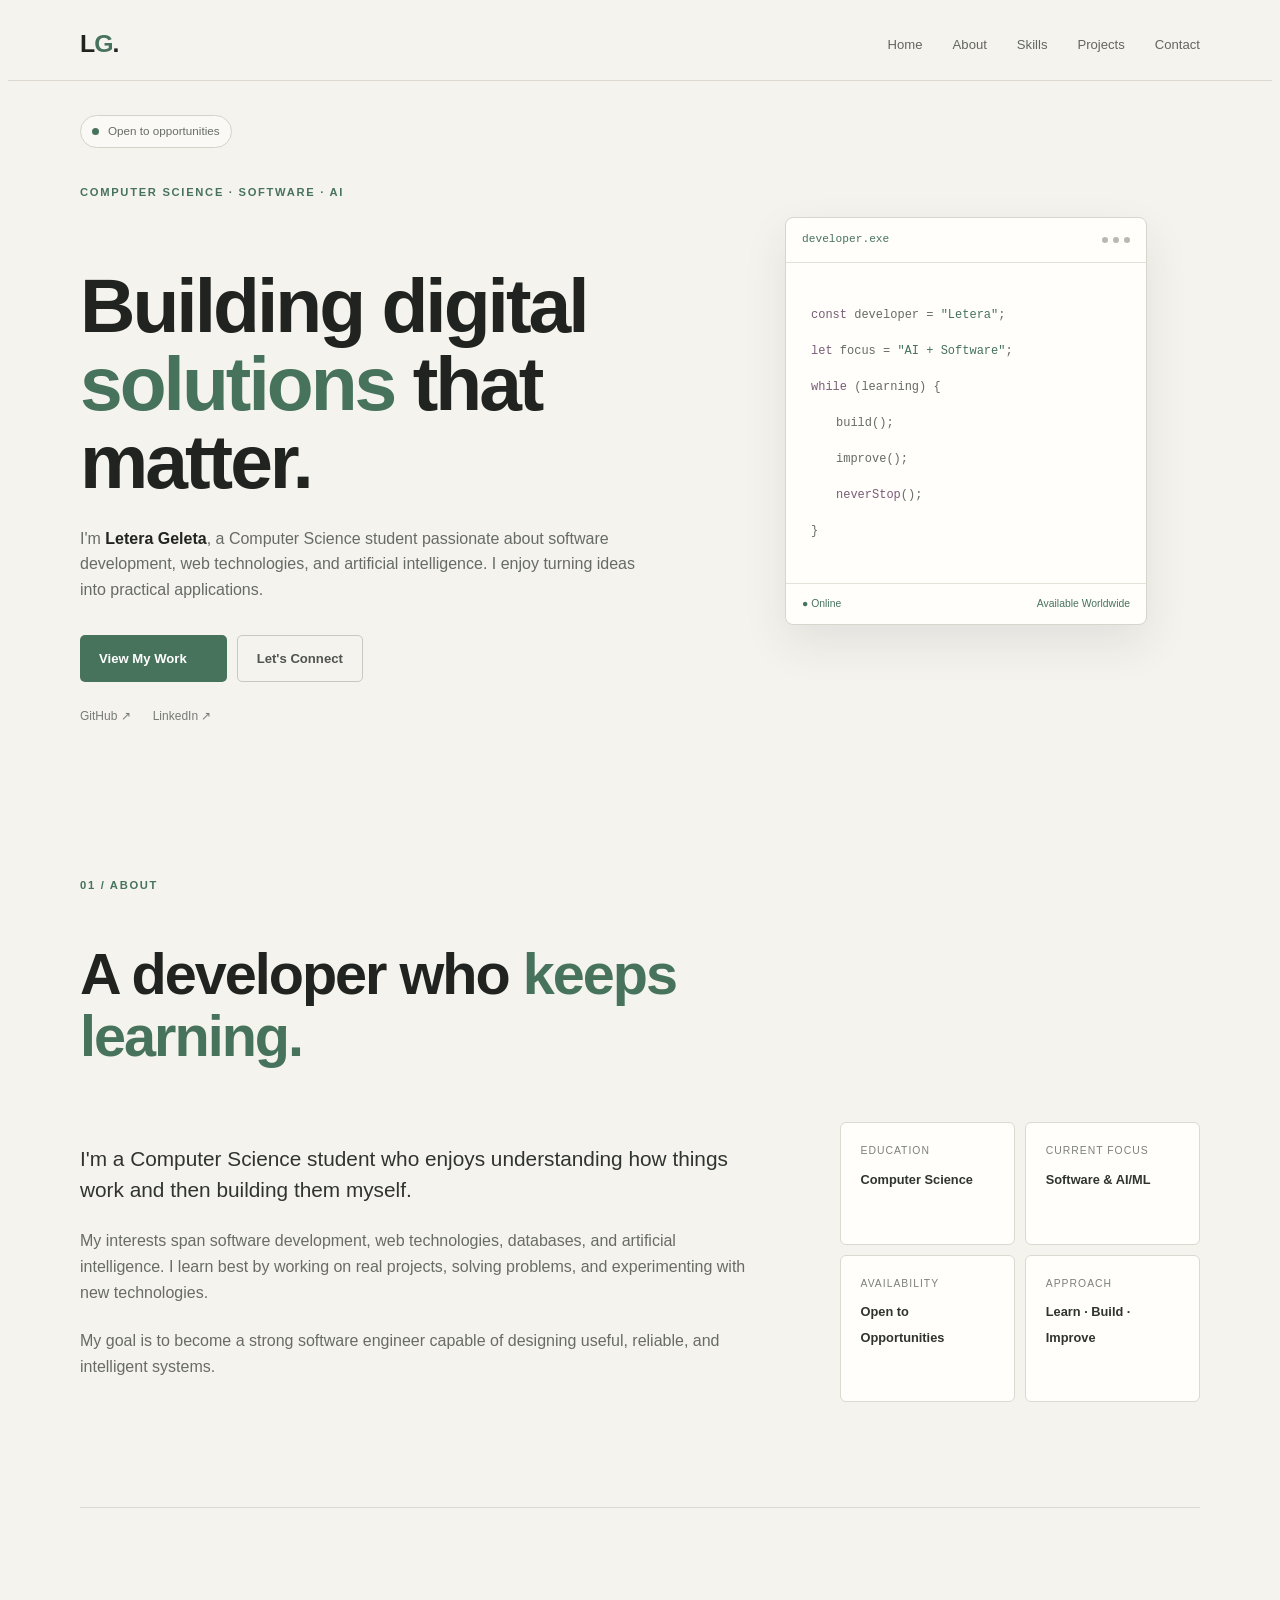
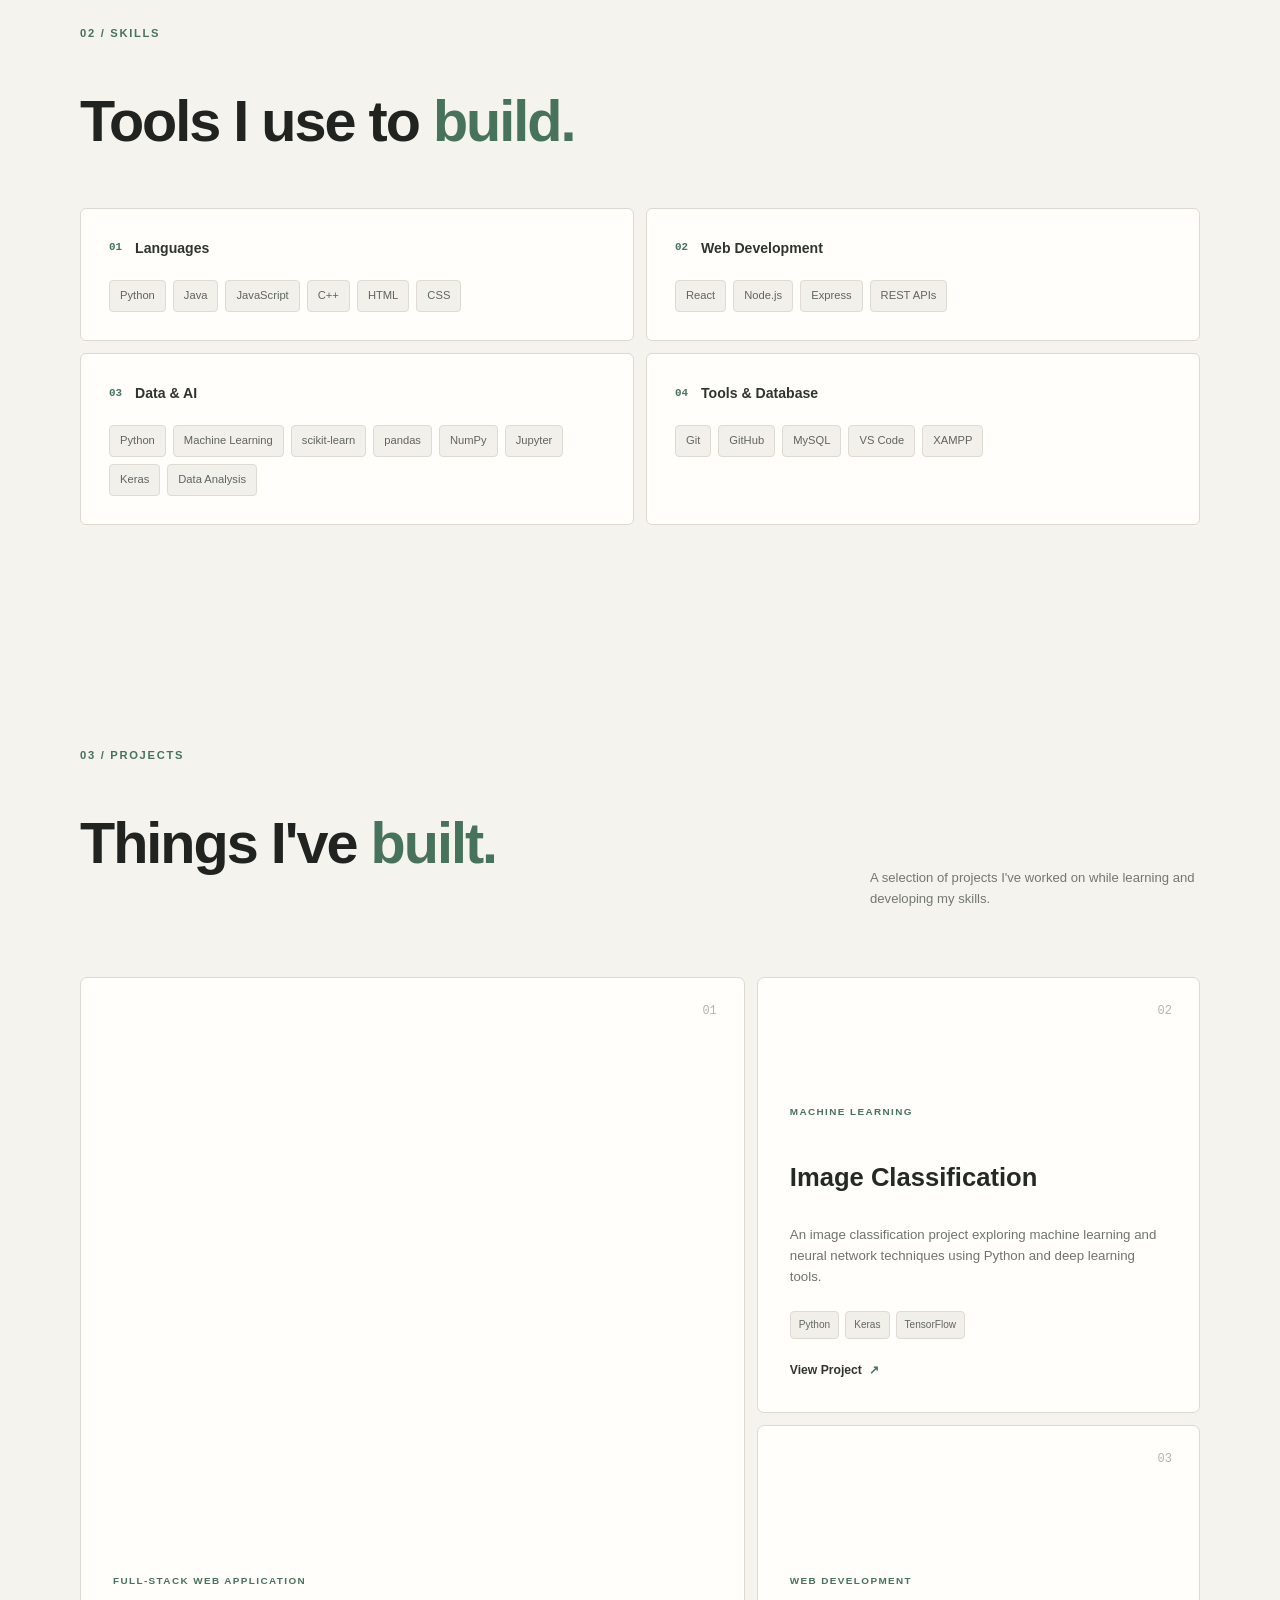
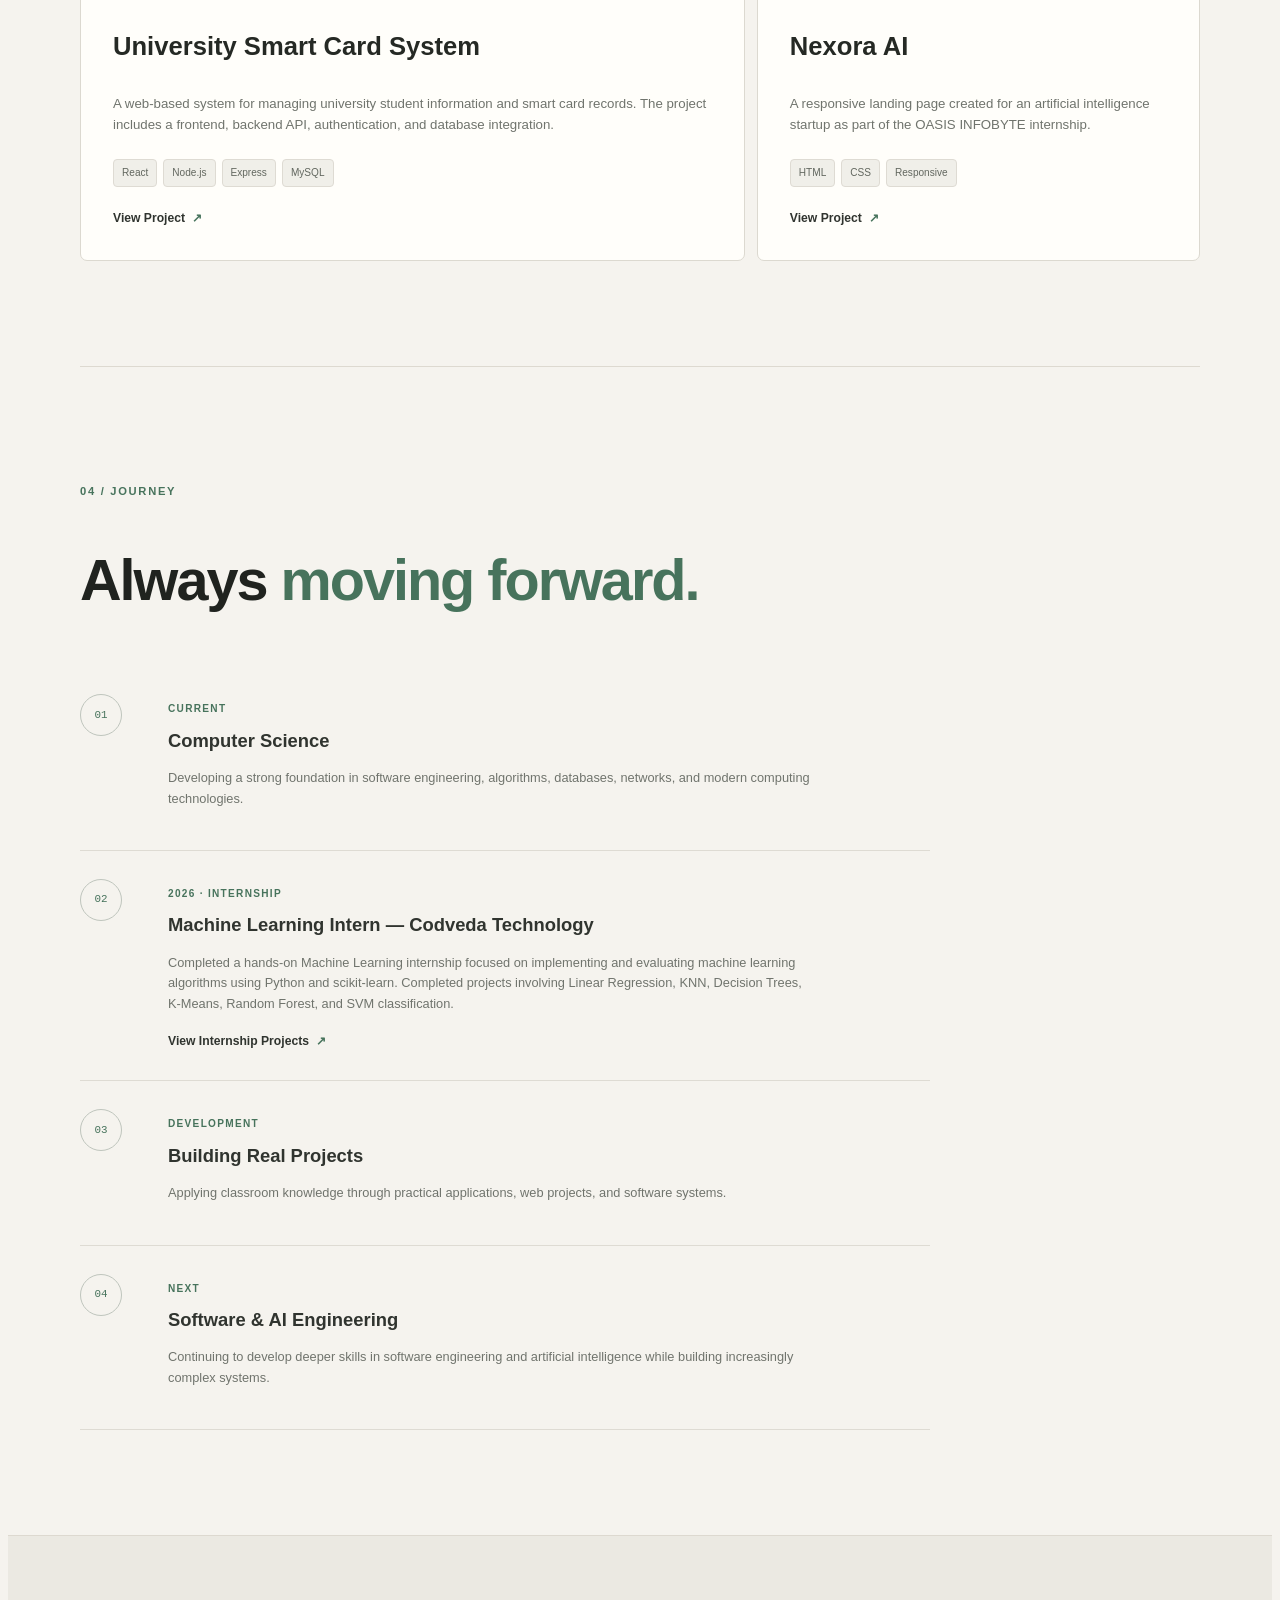
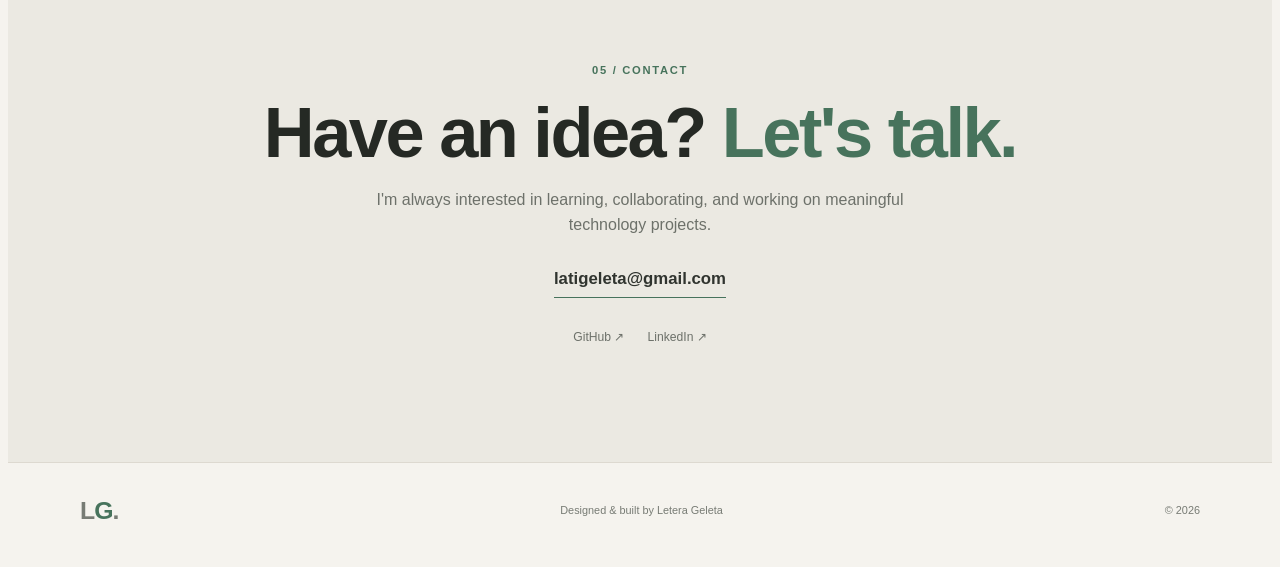
<file: WebDev-L1-PersonalPortfolio/index.html>
<!DOCTYPE html>
<html lang="en">
<head>
    <meta charset="UTF-8">
    <meta name="viewport" content="width=device-width, initial-scale=1.0">

    <meta name="description"
          content="Letera Geleta — Computer Science student, software developer, and aspiring AI/ML engineer.">

    <title>Letera Geleta | Software Developer</title>

    <link rel="stylesheet" href="style.css">
</head>

<body>

    <!-- Background decoration -->
    <div class="background-glow glow-one"></div>
    <div class="background-glow glow-two"></div>


    <!-- ================= NAVBAR ================= -->

    <header class="header">

        <nav class="navbar">

            <a href="#home" class="logo">
                L<span>G</span>.
            </a>

            <div class="nav-links">
                <a href="#home">Home</a>
                <a href="#about">About</a>
                <a href="#skills">Skills</a>
                <a href="#projects">Projects</a>
                <a href="#contact">Contact</a>
            </div>

        </nav>

    </header>


    <main>

        <!-- ================= HERO ================= -->

        <section id="home" class="hero">

            <div class="hero-content">

                <div class="availability">
                    <span class="status-dot"></span>
                    Open to opportunities
                </div>

                <p class="eyebrow">
                    COMPUTER SCIENCE · SOFTWARE · AI
                </p>

                <h1>
                    Building digital
                    <span>solutions</span>
                    that matter.
                </h1>

                <p class="hero-description">
                    I'm <strong>Letera Geleta</strong>, a Computer Science
                    student passionate about software development,
                    web technologies, and artificial intelligence.
                    I enjoy turning ideas into practical applications.
                </p>

                <div class="hero-actions">

                    <a href="#projects" class="btn primary-btn">
                        View My Work
                        <span>↗</span>
                    </a>

                    <a href="#contact" class="btn outline-btn">
                        Let's Connect
                    </a>

                </div>

                <div class="quick-links">

                    <a href="https://github.com/letygdida"
                       target="_blank"
                       rel="noopener noreferrer">
                        GitHub ↗
                    </a>

                    <a href="https://www.linkedin.com/in/latera-geleta"
                       target="_blank"
                       rel="noopener noreferrer">
                        LinkedIn ↗
                    </a>

                </div>

            </div>


            <!-- Hero visual -->

            <div class="hero-visual">

                <div class="orbit orbit-one"></div>
                <div class="orbit orbit-two"></div>

                <div class="developer-card">

                    <div class="card-top">
                        <span>developer.exe</span>

                        <div class="window-dots">
                            <i></i>
                            <i></i>
                            <i></i>
                        </div>
                    </div>

                    <div class="code-content">

                        <p>
                            <span class="code-purple">const</span>
                            developer =
                            <span class="code-green">"Letera"</span>;
                        </p>

                        <p>
                            <span class="code-purple">let</span>
                            focus =
                            <span class="code-green">"AI + Software"</span>;
                        </p>

                        <p>
                            <span class="code-purple">while</span>
                            (learning) {
                        </p>

                        <p class="indent">
                            build();
                        </p>

                        <p class="indent">
                            improve();
                        </p>

                        <p class="indent">
                            <span class="code-purple">neverStop</span>();
                        </p>

                        <p>
                            }
                        </p>

                    </div>

                    <div class="card-footer">
                        <span>● Online</span>
                        <span>Available Worldwide</span>
                    </div>

                </div>

            </div>

        </section>


        <!-- ================= ABOUT ================= -->

        <section id="about" class="section">

            <div class="section-heading">

                <p class="section-label">
                    01 / ABOUT
                </p>

                <h2>
                    A developer who
                    <span>keeps learning.</span>
                </h2>

            </div>


            <div class="about-grid">

                <div class="about-main">

                    <p class="large-text">
                        I'm a Computer Science student who enjoys
                        understanding how things work and then building
                        them myself.
                    </p>

                    <p>
                        My interests span software development, web
                        technologies, databases, and artificial
                        intelligence. I learn best by working on real
                        projects, solving problems, and experimenting
                        with new technologies.
                    </p>

                    <p>
                        My goal is to become a strong software engineer
                        capable of designing useful, reliable, and
                        intelligent systems.
                    </p>

                </div>


                <div class="about-details">

                    <div class="detail">
                        <span>Education</span>
                        <strong>Computer Science</strong>
                    </div>

                    <div class="detail">
                        <span>Current Focus</span>
                        <strong>Software & AI/ML</strong>
                    </div>

                    <div class="detail">
                        <span>Availability</span>
                        <strong>Open to Opportunities</strong>
                    </div>

                    <div class="detail">
                        <span>Approach</span>
                        <strong>Learn · Build · Improve</strong>
                    </div>

                </div>

            </div>

        </section>


        <!-- ================= SKILLS ================= -->

        <section id="skills" class="section skills-section">

            <div class="section-heading">

                <p class="section-label">
                    02 / SKILLS
                </p>

                <h2>
                    Tools I use to
                    <span>build.</span>
                </h2>

            </div>


            <div class="skills-container">

                <div class="skill-group">

                    <div class="skill-group-title">
                        <span>01</span>
                        Languages
                    </div>

                    <div class="skill-list">
                        <span>Python</span>
                        <span>Java</span>
                        <span>JavaScript</span>
                        <span>C++</span>
                        <span>HTML</span>
                        <span>CSS</span>
                    </div>

                </div>


                <div class="skill-group">

                    <div class="skill-group-title">
                        <span>02</span>
                        Web Development
                    </div>

                    <div class="skill-list">
                        <span>React</span>
                        <span>Node.js</span>
                        <span>Express</span>
                        <span>REST APIs</span>
                    </div>

                </div>


                <div class="skill-group">

                    <div class="skill-group-title">
                        <span>03</span>
                        Data & AI
                    </div>

                    <div class="skill-list">
                        <span>Python</span>
                        <span>Machine Learning</span>
                        <span>scikit-learn</span>
                        <span>pandas</span>
                        <span>NumPy</span>
                        <span>Jupyter</span>
                        <span>Keras</span>
                        <span>Data Analysis</span>
                    </div>

                </div>


                <div class="skill-group">

                    <div class="skill-group-title">
                        <span>04</span>
                        Tools & Database
                    </div>

                    <div class="skill-list">
                        <span>Git</span>
                        <span>GitHub</span>
                        <span>MySQL</span>
                        <span>VS Code</span>
                        <span>XAMPP</span>
                    </div>

                </div>

            </div>

        </section>


        <!-- ================= PROJECTS ================= -->

        <section id="projects" class="section">

            <div class="section-heading projects-heading">

                <div>
                    <p class="section-label">
                        03 / PROJECTS
                    </p>

                    <h2>
                        Things I've
                        <span>built.</span>
                    </h2>
                </div>

                <p>
                    A selection of projects I've worked on while
                    learning and developing my skills.
                </p>

            </div>


            <div class="projects-grid">


                <!-- Project 1 -->

                <article class="project-card featured">

                    <div class="project-number">
                        01
                    </div>

                    <div class="project-content">

                        <p class="project-category">
                            FULL-STACK WEB APPLICATION
                        </p>

                        <h3>
                            University Smart Card System
                        </h3>

                        <p>
                            A web-based system for managing university
                            student information and smart card records.
                            The project includes a frontend, backend API,
                            authentication, and database integration.
                        </p>

                        <div class="project-tech">
                            <span>React</span>
                            <span>Node.js</span>
                            <span>Express</span>
                            <span>MySQL</span>
                        </div>

                        <a href="https://github.com/letygdida/AMBO-UNIVERSITY_SMART_CARD_SYSTEM"
                           class="project-link"
                           target="_blank"
                           rel="noopener noreferrer">
                            View Project <span>↗</span>
                        </a>

                    </div>

                </article>


                <!-- Project 2 -->

                <article class="project-card">

                    <div class="project-number">
                        02
                    </div>

                    <div class="project-content">

                        <p class="project-category">
                            MACHINE LEARNING
                        </p>

                        <h3>
                            Image Classification
                        </h3>

                        <p>
                            An image classification project exploring
                            machine learning and neural network techniques
                            using Python and deep learning tools.
                        </p>

                        <div class="project-tech">
                            <span>Python</span>
                            <span>Keras</span>
                            <span>TensorFlow</span>
                        </div>

                        <a href="#"
                           class="project-link">
                            View Project <span>↗</span>
                        </a>

                    </div>

                </article>


                <!-- Project 3 -->

                <article class="project-card">

                    <div class="project-number">
                        03
                    </div>

                    <div class="project-content">

                        <p class="project-category">
                            WEB DEVELOPMENT
                        </p>

                        <h3>
                            Nexora AI
                        </h3>

                        <p>
                            A responsive landing page created for an
                            artificial intelligence startup as part of
                            the OASIS INFOBYTE internship.
                        </p>

                        <div class="project-tech">
                            <span>HTML</span>
                            <span>CSS</span>
                            <span>Responsive</span>
                        </div>

                        <a href="#"
                           class="project-link">
                            View Project <span>↗</span>
                        </a>

                    </div>

                </article>

            </div>

        </section>


        <!-- ================= JOURNEY ================= -->

        <section class="section journey-section">

            <div class="section-heading">

                <p class="section-label">
                    04 / JOURNEY
                </p>

                <h2>
                    Always
                    <span>moving forward.</span>
                </h2>

            </div>


            <div class="timeline">


                <!-- Timeline 01 -->

                <div class="timeline-item">

                    <div class="timeline-marker">
                        01
                    </div>

                    <div>
                        <span class="timeline-date">
                            CURRENT
                        </span>

                        <h3>
                            Computer Science
                        </h3>

                        <p>
                            Developing a strong foundation in software
                            engineering, algorithms, databases, networks,
                            and modern computing technologies.
                        </p>
                    </div>

                </div>


                <!-- Timeline 02 - Codveda Internship -->

                <div class="timeline-item">

                    <div class="timeline-marker">
                        02
                    </div>

                    <div>
                        <span class="timeline-date">
                            2026 · INTERNSHIP
                        </span>

                        <h3>
                            Machine Learning Intern — Codveda Technology
                        </h3>

                        <p>
                            Completed a hands-on Machine Learning internship
                            focused on implementing and evaluating machine
                            learning algorithms using Python and scikit-learn.
                            Completed projects involving Linear Regression,
                            KNN, Decision Trees, K-Means, Random Forest,
                            and SVM classification.
                        </p>

                        <a href="https://github.com/letygdida/CODVEDA-MACHINE-LEARNING-INTERNSHIP"
                           class="project-link"
                           target="_blank"
                           rel="noopener noreferrer">
                            View Internship Projects <span>↗</span>
                        </a>

                    </div>

                </div>


                <!-- Timeline 03 -->

                <div class="timeline-item">

                    <div class="timeline-marker">
                        03
                    </div>

                    <div>
                        <span class="timeline-date">
                            DEVELOPMENT
                        </span>

                        <h3>
                            Building Real Projects
                        </h3>

                        <p>
                            Applying classroom knowledge through practical
                            applications, web projects, and software systems.
                        </p>
                    </div>

                </div>


                <!-- Timeline 04 -->

                <div class="timeline-item">

                    <div class="timeline-marker">
                        04
                    </div>

                    <div>
                        <span class="timeline-date">
                            NEXT
                        </span>

                        <h3>
                            Software & AI Engineering
                        </h3>

                        <p>
                            Continuing to develop deeper skills in software
                            engineering and artificial intelligence while
                            building increasingly complex systems.
                        </p>
                    </div>

                </div>

            </div>

        </section>


        <!-- ================= CONTACT ================= -->

        <section id="contact" class="contact-section">

            <div class="contact-inner">

                <p class="section-label">
                    05 / CONTACT
                </p>

                <h2>
                    Have an idea?
                    <span>Let's talk.</span>
                </h2>

                <p>
                    I'm always interested in learning, collaborating,
                    and working on meaningful technology projects.
                </p>

                <a href="mailto:latigeleta@gmail.com"
                   class="email-link">
                    latigeleta@gmail.com
                </a>

                <div class="contact-socials">

                    <a href="https://github.com/letygdida"
                       target="_blank"
                       rel="noopener noreferrer">
                        GitHub ↗
                    </a>

                    <a href="https://www.linkedin.com/in/latera-geleta"
                       target="_blank"
                       rel="noopener noreferrer">
                        LinkedIn ↗
                    </a>

                </div>

            </div>

        </section>

    </main>


    <!-- ================= FOOTER ================= -->

    <footer class="footer">

        <div class="footer-inner">

            <a href="#home" class="logo">
                L<span>G</span>.
            </a>

            <p>
                Designed & built by Letera Geleta
            </p>

            <p>
                © 2026
            </p>

        </div>

    </footer>

</body>
</html>
</file>
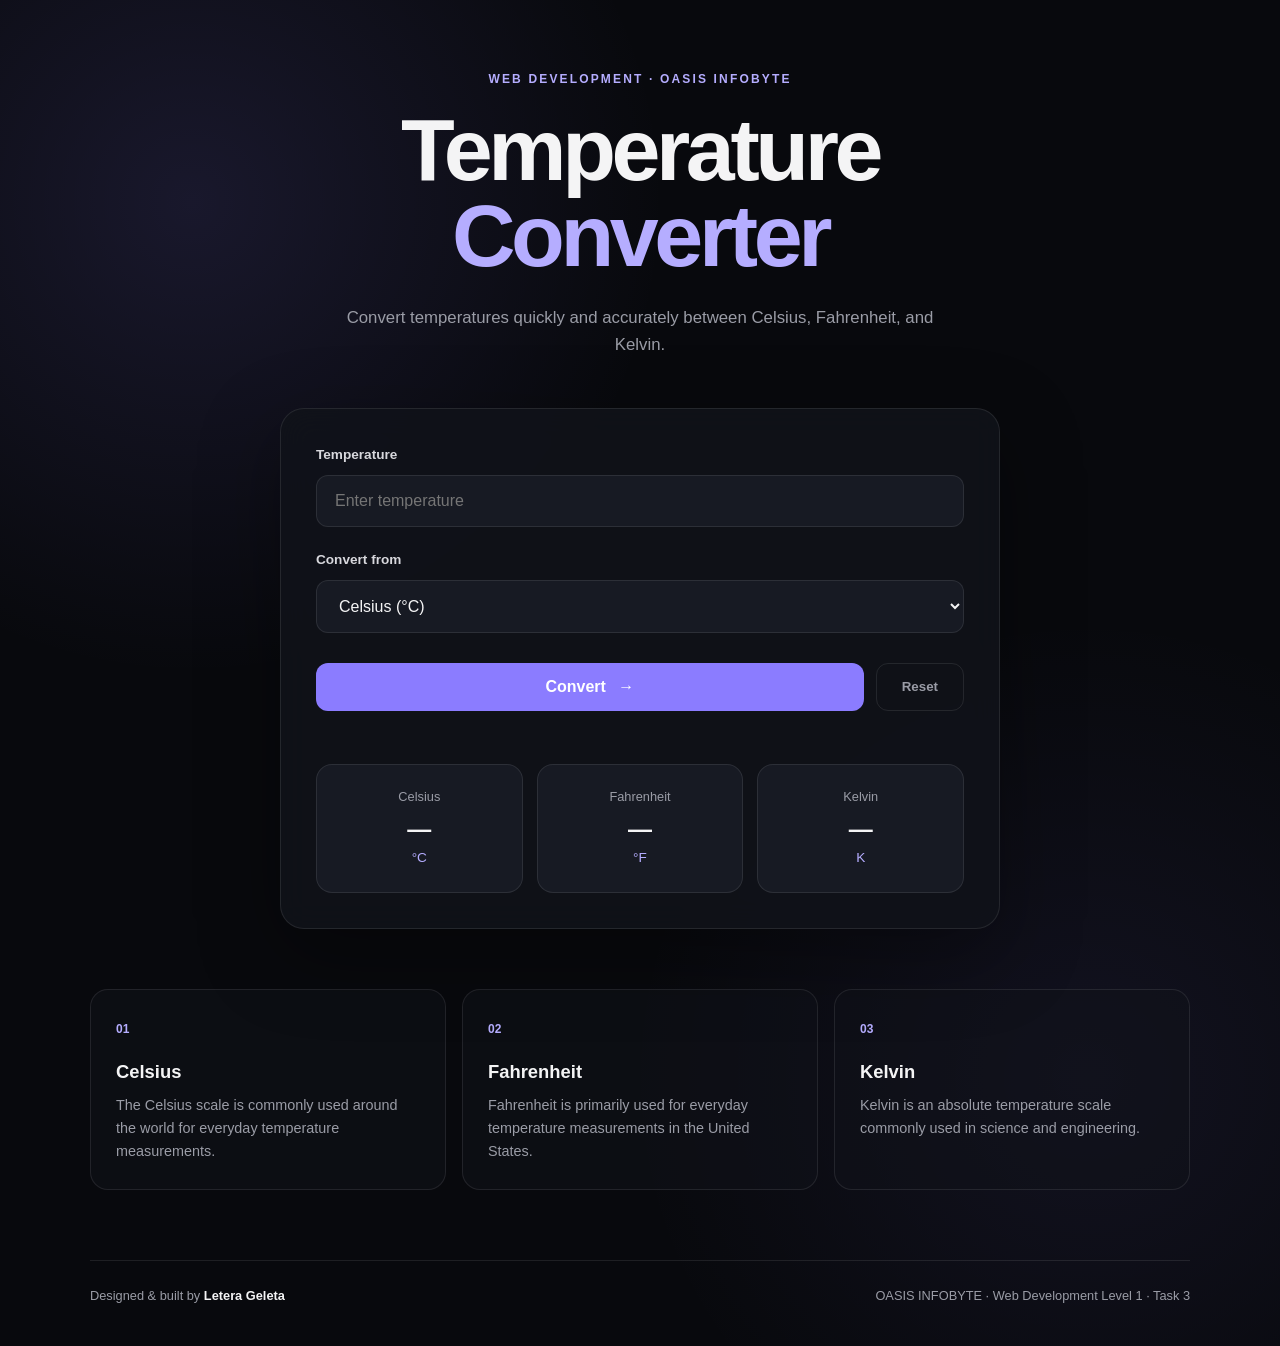
<file: WebDev-L1-TemperatureConverter/index.html>
<!DOCTYPE html>
<html lang="en">
<head>
    <meta charset="UTF-8">
    <meta name="viewport" content="width=device-width, initial-scale=1.0">

    <meta name="description"
          content="A responsive temperature converter supporting Celsius, Fahrenheit, and Kelvin.">

    <title>Temperature Converter | Letera Geleta</title>

    <link rel="stylesheet" href="style.css">
</head>

<body>

    <main class="container">

        <!-- Header -->
        <header class="header">
            <p class="eyebrow">WEB DEVELOPMENT · OASIS INFOBYTE</p>

            <h1>
                Temperature
                <span>Converter</span>
            </h1>

            <p class="subtitle">
                Convert temperatures quickly and accurately between
                Celsius, Fahrenheit, and Kelvin.
            </p>
        </header>


        <!-- Converter Card -->
        <section class="converter-card">

            <div class="input-group">

                <label for="temperature">
                    Temperature
                </label>

                <input
                    type="number"
                    id="temperature"
                    placeholder="Enter temperature"
                    step="any"
                    autocomplete="off"
                >

            </div>


            <div class="input-group">

                <label for="unit">
                    Convert from
                </label>

                <select id="unit">

                    <option value="celsius">
                        Celsius (°C)
                    </option>

                    <option value="fahrenheit">
                        Fahrenheit (°F)
                    </option>

                    <option value="kelvin">
                        Kelvin (K)
                    </option>

                </select>

            </div>


            <div class="actions">

                <button id="convertBtn" class="convert-btn">
                    Convert
                    <span>→</span>
                </button>

                <button id="resetBtn" class="reset-btn">
                    Reset
                </button>

            </div>


            <!-- Error Message -->
            <div id="errorMessage" class="error-message"></div>


            <!-- Results -->
            <div id="results" class="results">

                <div class="result-card">

                    <span class="result-label">
                        Celsius
                    </span>

                    <strong id="celsiusResult">
                        —
                    </strong>

                    <span class="unit-symbol">
                        °C
                    </span>

                </div>


                <div class="result-card">

                    <span class="result-label">
                        Fahrenheit
                    </span>

                    <strong id="fahrenheitResult">
                        —
                    </strong>

                    <span class="unit-symbol">
                        °F
                    </span>

                </div>


                <div class="result-card">

                    <span class="result-label">
                        Kelvin
                    </span>

                    <strong id="kelvinResult">
                        —
                    </strong>

                    <span class="unit-symbol">
                        K
                    </span>

                </div>

            </div>

        </section>


        <!-- Information -->
        <section class="info-section">

            <div class="info-card">

                <span class="info-number">
                    01
                </span>

                <div>
                    <h2>
                        Celsius
                    </h2>

                    <p>
                        The Celsius scale is commonly used around
                        the world for everyday temperature measurements.
                    </p>
                </div>

            </div>


            <div class="info-card">

                <span class="info-number">
                    02
                </span>

                <div>
                    <h2>
                        Fahrenheit
                    </h2>

                    <p>
                        Fahrenheit is primarily used for everyday
                        temperature measurements in the United States.
                    </p>
                </div>

            </div>


            <div class="info-card">

                <span class="info-number">
                    03
                </span>

                <div>
                    <h2>
                        Kelvin
                    </h2>

                    <p>
                        Kelvin is an absolute temperature scale commonly
                        used in science and engineering.
                    </p>
                </div>

            </div>

        </section>


        <!-- Footer -->
        <footer>

            <p>
                Designed & built by
                <strong>Letera Geleta</strong>
            </p>

            <p>
                OASIS INFOBYTE · Web Development Level 1 · Task 3
            </p>

        </footer>

    </main>


    <script src="script.js"></script>

</body>
</html>
</file>
<file: WebDev-L1-PersonalPortfolio/style.css>
css
/* ========================================
   RESET
======================================== */

* {
    margin: 0;
    padding: 0;
    box-sizing: border-box;
}

html {
    scroll-behavior: smooth;
}

body {
    background: #f5f3ee;
    color: #20231f;
    font-family: Arial, Helvetica, sans-serif;
    line-height: 1.6;
    overflow-x: hidden;
}

a {
    text-decoration: none;
    color: inherit;
}

span {
    color: #47735c;
}


/* ========================================
   REMOVE OLD DECORATIVE GLOW
======================================== */

.background-glow {
    display: none;
}


/* ========================================
   HEADER
======================================== */

.header {
    position: sticky;
    top: 0;
    z-index: 1000;

    background: rgba(245, 243, 238, 0.94);
    backdrop-filter: blur(10px);

    border-bottom: 1px solid #ddd9d0;
}

.navbar {
    width: min(1120px, 90%);
    min-height: 72px;
    margin: auto;

    display: flex;
    align-items: center;
    justify-content: space-between;
}

.logo {
    font-size: 1.55rem;
    font-weight: 900;
    letter-spacing: -1px;
}

.logo span {
    color: #47735c;
}

.nav-links {
    display: flex;
    gap: 30px;
}

.nav-links a {
    color: #62665f;
    font-size: 0.82rem;
    transition: 0.25s ease;
}

.nav-links a:hover {
    color: #47735c;
}


/* ========================================
   HERO
======================================== */

.hero {
    width: min(1120px, 90%);
    min-height: 680px;
    margin: auto;

    display: grid;
    grid-template-columns: 1.1fr 0.9fr;
    align-items: center;
    gap: 80px;
}

.hero-content {
    max-width: 680px;
}

.availability {
    display: inline-flex;
    align-items: center;
    gap: 9px;

    padding: 6px 11px;
    margin-bottom: 25px;

    border: 1px solid #d5d2c9;
    border-radius: 20px;

    color: #686d66;
    font-size: 0.73rem;

    background: #faf9f6;
}

.status-dot {
    display: inline-block;

    width: 7px;
    height: 7px;

    border-radius: 50%;
    background: #47735c;
}

.eyebrow,
.section-label {
    color: #47735c;
    font-size: 0.7rem;
    font-weight: 800;
    letter-spacing: 1.7px;
}

.eyebrow {
    margin-bottom: 18px;
}

.hero h1 {
    max-width: 700px;

    font-size: clamp(3rem, 6vw, 5.4rem);
    line-height: 1.02;
    letter-spacing: -3px;

    margin-bottom: 25px;
}

.hero h1 span {
    color: #47735c;
}

.hero-description {
    max-width: 610px;

    color: #676b65;
    font-size: 1rem;

    margin-bottom: 32px;
}

.hero-description strong {
    color: #20231f;
}

.hero-actions {
    display: flex;
    gap: 10px;
    flex-wrap: wrap;
}

.btn {
    display: inline-flex;
    align-items: center;
    gap: 10px;

    padding: 12px 19px;

    border-radius: 5px;

    font-size: 0.82rem;
    font-weight: 700;

    transition: 0.25s ease;
}

.primary-btn {
    background: #47735c;
    color: white;
}

.primary-btn:hover {
    background: #385e4a;
    transform: translateY(-2px);
}

.outline-btn {
    border: 1px solid #cbc8bf;
    color: #4f544e;
    background: transparent;
}

.outline-btn:hover {
    background: #ebe9e2;
    border-color: #aaa79e;
}

.quick-links {
    display: flex;
    gap: 22px;
    margin-top: 25px;
}

.quick-links a {
    color: #777b75;
    font-size: 0.75rem;

    border-bottom: 1px solid transparent;
    transition: 0.25s ease;
}

.quick-links a:hover {
    color: #47735c;
    border-bottom-color: #47735c;
}


/* ========================================
   HERO VISUAL
======================================== */

.hero-visual {
    display: flex;
    justify-content: center;
    align-items: center;
}

.developer-card {
    width: 360px;

    background: #fffefa;

    border: 1px solid #d8d5cc;
    border-radius: 8px;

    box-shadow: 0 18px 45px rgba(44, 47, 42, 0.09);

    overflow: hidden;
}

.card-top {
    display: flex;
    justify-content: space-between;
    align-items: center;

    padding: 13px 16px;

    border-bottom: 1px solid #e4e1d9;

    color: #7a7e77;
    font-family: monospace;
    font-size: 0.7rem;
}

.window-dots {
    display: flex;
    gap: 5px;
}

.window-dots i {
    width: 6px;
    height: 6px;

    border-radius: 50%;
    background: #bbb8af;
}

.code-content {
    padding: 28px 25px;

    font-family: "Courier New", monospace;
    font-size: 0.75rem;

    color: #666b65;
    line-height: 2;
}

.code-purple {
    color: #795c78;
}

.code-green {
    color: #47735c;
}

.indent {
    padding-left: 25px;
}

.card-footer {
    display: flex;
    justify-content: space-between;

    padding: 12px 16px;

    border-top: 1px solid #e4e1d9;

    color: #8a8d87;
    font-size: 0.65rem;
}

.card-footer span:first-child {
    color: #47735c;
}


/* Hide old orbit decoration */
.orbit {
    display: none;
}


/* ========================================
   GENERAL SECTIONS
======================================== */

.section {
    width: min(1120px, 90%);
    margin: auto;

    padding: 105px 0;
}

.section-heading {
    max-width: 700px;
    margin-bottom: 55px;
}

.section-label {
    margin-bottom: 14px;
}

.section-heading h2 {
    font-size: clamp(2.3rem, 4.5vw, 3.7rem);
    line-height: 1.08;
    letter-spacing: -2px;
}

.section-heading h2 span {
    color: #47735c;
}


/* ========================================
   ABOUT
======================================== */

.about-grid {
    display: grid;
    grid-template-columns: 1.3fr 0.7fr;
    gap: 90px;
}

.about-main {
    max-width: 690px;
}

.about-main p {
    color: #686c65;
    margin-bottom: 23px;
}

.about-main .large-text {
    color: #30342f;

    font-size: 1.3rem;
    line-height: 1.5;
}

.about-details {
    display: grid;
    grid-template-columns: 1fr 1fr;
    gap: 10px;
}

.detail {
    padding: 20px;

    background: #fffefa;
    border: 1px solid #dcd9d0;

    border-radius: 6px;
}

.detail span {
    display: block;

    color: #7d817a;
    font-size: 0.65rem;
    text-transform: uppercase;
    letter-spacing: 1px;

    margin-bottom: 6px;
}

.detail strong {
    color: #30342f;
    font-size: 0.8rem;
    font-weight: 600;
}


/* ========================================
   SKILLS
======================================== */

.skills-section {
    border-top: 1px solid #ddd9d0;
}

.skills-container {
    display: grid;
    grid-template-columns: 1fr 1fr;
    gap: 12px;
}

.skill-group {
    padding: 28px;

    background: #fffefa;
    border: 1px solid #dcd9d0;

    border-radius: 6px;

    transition: 0.25s ease;
}

.skill-group:hover {
    border-color: #aeb8ae;
    transform: translateY(-2px);
}

.skill-group-title {
    display: flex;
    align-items: center;
    gap: 13px;

    margin-bottom: 21px;

    color: #30342f;
    font-size: 0.88rem;
    font-weight: 700;
}

.skill-group-title span {
    color: #47735c;
    font-family: monospace;
    font-size: 0.68rem;
}

.skill-list {
    display: flex;
    flex-wrap: wrap;
    gap: 7px;
}

.skill-list span {
    color: #60655e;

    background: #f1f0eb;

    border: 1px solid #dedbd3;

    padding: 6px 10px;

    border-radius: 4px;

    font-size: 0.7rem;
}


/* ========================================
   PROJECTS
======================================== */

.projects-heading {
    display: flex;
    justify-content: space-between;
    align-items: end;

    max-width: none;
}

.projects-heading > p {
    max-width: 330px;
    color: #737770;
    font-size: 0.82rem;
}

.projects-grid {
    display: grid;
    grid-template-columns: 1.2fr 0.8fr;
    gap: 12px;
}

.project-card {
    position: relative;

    min-height: 370px;

    padding: 32px;

    background: #fffefa;
    border: 1px solid #dcd9d0;

    border-radius: 7px;

    overflow: hidden;

    transition: 0.3s ease;
}

.project-card:hover {
    border-color: #9eaa9f;
    transform: translateY(-3px);
    box-shadow: 0 12px 30px rgba(44, 47, 42, 0.07);
}

.project-card.featured {
    grid-row: span 2;
}

.project-number {
    position: absolute;
    top: 24px;
    right: 27px;

    color: #b5b3ac;

    font-family: monospace;
    font-size: 0.75rem;
}

.project-content {
    height: 100%;

    display: flex;
    flex-direction: column;
    justify-content: flex-end;
}

.project-category {
    color: #47735c;
    font-size: 0.62rem;
    font-weight: 800;
    letter-spacing: 1.4px;

    margin-bottom: 11px;
}

.project-card h3 {
    color: #252924;
    font-size: 1.6rem;
    margin-bottom: 13px;
}

.project-card > .project-content > p:not(.project-category) {
    max-width: 650px;

    color: #70746d;
    font-size: 0.83rem;

    margin-bottom: 23px;
}

.project-tech {
    display: flex;
    flex-wrap: wrap;
    gap: 6px;

    margin-bottom: 22px;
}

.project-tech span {
    color: #62675f;

    background: #f0efe9;

    padding: 5px 8px;

    border: 1px solid #dedbd3;

    border-radius: 4px;

    font-size: 0.63rem;
}

.project-link {
    color: #30342f;

    font-size: 0.76rem;
    font-weight: 700;

    transition: 0.25s ease;
}

.project-link span {
    margin-left: 4px;
}

.project-link:hover {
    color: #47735c;
}


/* ========================================
   JOURNEY
======================================== */

.journey-section {
    border-top: 1px solid #ddd9d0;
}

.timeline {
    max-width: 850px;
}

.timeline-item {
    display: grid;
    grid-template-columns: 60px 1fr;
    gap: 28px;

    padding: 28px 0;

    border-bottom: 1px solid #dedbd3;
}

.timeline-marker {
    width: 40px;
    height: 40px;

    display: flex;
    justify-content: center;
    align-items: center;

    border: 1px solid #bfc5bd;
    border-radius: 50%;

    color: #47735c;

    font-family: monospace;
    font-size: 0.68rem;
}

.timeline-date {
    color: #47735c;
    font-size: 0.63rem;
    font-weight: 800;
    letter-spacing: 1.3px;
}

.timeline-item h3 {
    color: #30342f;
    margin: 6px 0 7px;
    font-size: 1.15rem;
}

.timeline-item p {
    max-width: 650px;

    color: #70746d;
    font-size: 0.8rem;
}


/* ========================================
   CONTACT
======================================== */

.contact-section {
    border-top: 1px solid #ddd9d0;
    border-bottom: 1px solid #ddd9d0;

    background: #ebe9e2;
}

.contact-inner {
    width: min(850px, 90%);
    margin: auto;

    padding: 115px 0;

    text-align: center;
}

.contact-inner h2 {
    color: #252924;

    font-size: clamp(2.6rem, 5.5vw, 4.5rem);
    line-height: 1;
    letter-spacing: -2.5px;

    margin: 18px 0;
}

.contact-inner > p:not(.section-label) {
    max-width: 550px;

    margin: 0 auto 28px;

    color: #6d716a;
}

.email-link {
    display: inline-block;

    color: #30342f;

    font-size: 1.05rem;
    font-weight: 700;

    border-bottom: 1px solid #47735c;

    padding-bottom: 4px;
}

.contact-socials {
    display: flex;
    justify-content: center;
    gap: 23px;

    margin-top: 30px;
}

.contact-socials a {
    color: #6d716a;
    font-size: 0.76rem;

    transition: 0.25s ease;
}

.contact-socials a:hover {
    color: #47735c;
}


/* ========================================
   FOOTER
======================================== */

.footer {
    padding: 28px 0;
}

.footer-inner {
    width: min(1120px, 90%);
    margin: auto;

    display: flex;
    justify-content: space-between;
    align-items: center;

    color: #777b74;

    font-size: 0.68rem;
}


/* ========================================
   RESPONSIVE
======================================== */

@media (max-width: 900px) {

    .navbar {
        flex-direction: column;
        padding: 18px 0;
        gap: 15px;
    }

    .nav-links {
        flex-wrap: wrap;
        justify-content: center;
        gap: 15px;
    }

    .hero {
        grid-template-columns: 1fr;
        text-align: center;
        padding: 90px 0;
    }

    .hero-content {
        margin: auto;
    }

    .hero-actions,
    .quick-links {
        justify-content: center;
    }

    .hero-visual {
        min-height: 380px;
    }

    .about-grid {
        grid-template-columns: 1fr;
        gap: 45px;
    }

    .skills-container {
        grid-template-columns: 1fr;
    }

    .projects-heading {
        display: block;
    }

    .projects-heading > p {
        margin-top: 18px;
    }

    .projects-grid {
        grid-template-columns: 1fr;
    }

    .project-card.featured {
        grid-row: auto;
    }

    .section-heading {
        text-align: center;
        margin-left: auto;
        margin-right: auto;
    }
}


@media (max-width: 550px) {

    .hero h1 {
        letter-spacing: -2px;
    }

    .developer-card {
        width: 100%;
        max-width: 340px;
    }

    .about-details {
        grid-template-columns: 1fr;
    }

    .project-card {
        min-height: 340px;
        padding: 27px;
    }

    .timeline-item {
        grid-template-columns: 45px 1fr;
        gap: 15px;
    }

    .footer-inner {
        flex-direction: column;
        gap: 10px;
        text-align: center;
    }
}
</file>
<file: WebDev-L1-TemperatureConverter/style.css>
/* =========================
   RESET
========================= */

* {
    margin: 0;
    padding: 0;
    box-sizing: border-box;
}


:root {
    --background: #08090d;
    --card: #11131a;
    --card-light: #171a23;
    --border: rgba(255, 255, 255, 0.09);

    --text: #f4f4f5;
    --muted: #9a9ca6;

    --accent: #8b7cff;
    --accent-light: #b5adff;

    --error: #ff6b6b;
}


/* =========================
   BODY
========================= */

body {
    min-height: 100vh;

    background:
        radial-gradient(
            circle at 15% 15%,
            rgba(139, 124, 255, 0.13),
            transparent 30%
        ),
        radial-gradient(
            circle at 85% 80%,
            rgba(139, 124, 255, 0.08),
            transparent 30%
        ),
        var(--background);

    color: var(--text);

    font-family:
        Inter,
        -apple-system,
        BlinkMacSystemFont,
        "Segoe UI",
        sans-serif;

    line-height: 1.6;
}


/* =========================
   CONTAINER
========================= */

.container {
    width: min(1100px, 92%);
    margin: auto;
    padding: 70px 0 40px;
}


/* =========================
   HEADER
========================= */

.header {
    max-width: 750px;
    margin: 0 auto 50px;
    text-align: center;
}


.eyebrow {
    color: var(--accent-light);
    font-size: 0.75rem;
    font-weight: 700;
    letter-spacing: 0.18em;
    margin-bottom: 18px;
}


.header h1 {
    font-size: clamp(3rem, 7vw, 5.5rem);
    line-height: 0.98;
    letter-spacing: -0.05em;
    margin-bottom: 25px;
}


.header h1 span {
    display: block;
    color: var(--accent-light);
}


.subtitle {
    max-width: 600px;
    margin: auto;

    color: var(--muted);

    font-size: 1.05rem;
}


/* =========================
   CONVERTER CARD
========================= */

.converter-card {
    max-width: 720px;
    margin: auto;

    padding: 35px;

    background: rgba(17, 19, 26, 0.88);

    border: 1px solid var(--border);
    border-radius: 24px;

    box-shadow:
        0 25px 80px rgba(0, 0, 0, 0.35);

    backdrop-filter: blur(15px);
}


/* =========================
   INPUTS
========================= */

.input-group {
    margin-bottom: 22px;
}


.input-group label {
    display: block;

    margin-bottom: 9px;

    font-size: 0.85rem;
    font-weight: 600;

    color: #d8d8dd;
}


.input-group input,
.input-group select {
    width: 100%;

    padding: 16px 18px;

    background: var(--card-light);

    border: 1px solid var(--border);
    border-radius: 12px;

    color: var(--text);

    font-size: 1rem;

    outline: none;

    transition:
        border-color 0.2s,
        box-shadow 0.2s;
}


.input-group input:focus,
.input-group select:focus {
    border-color: var(--accent);

    box-shadow:
        0 0 0 3px rgba(139, 124, 255, 0.12);
}


.input-group select {
    cursor: pointer;
}


.input-group select option {
    background: #171a23;
}


/* =========================
   BUTTONS
========================= */

.actions {
    display: flex;
    gap: 12px;

    margin-top: 30px;
}


button {
    border: none;

    font-family: inherit;

    cursor: pointer;

    transition:
        transform 0.2s,
        opacity 0.2s;
}


button:hover {
    transform: translateY(-2px);
}


.convert-btn {
    flex: 1;

    padding: 15px 20px;

    border-radius: 12px;

    background: var(--accent);

    color: white;

    font-size: 1rem;
    font-weight: 700;
}


.convert-btn:hover {
    opacity: 0.9;
}


.convert-btn span {
    margin-left: 8px;
}


.reset-btn {
    padding: 15px 25px;

    border-radius: 12px;

    background: transparent;

    border: 1px solid var(--border);

    color: var(--muted);

    font-weight: 600;
}


.reset-btn:hover {
    color: white;
    border-color: rgba(255, 255, 255, 0.2);
}


/* =========================
   ERROR
========================= */

.error-message {
    min-height: 25px;

    margin-top: 18px;

    color: var(--error);

    font-size: 0.9rem;
}


/* =========================
   RESULTS
========================= */

.results {
    display: grid;

    grid-template-columns:
        repeat(3, 1fr);

    gap: 14px;

    margin-top: 10px;
}


.result-card {
    padding: 22px 18px;

    background: var(--card-light);

    border: 1px solid var(--border);

    border-radius: 16px;

    text-align: center;
}


.result-label {
    display: block;

    color: var(--muted);

    font-size: 0.8rem;

    margin-bottom: 8px;
}


.result-card strong {
    display: block;

    color: var(--text);

    font-size: 1.5rem;

    line-height: 1.2;

    word-break: break-word;
}


.unit-symbol {
    color: var(--accent-light);

    font-size: 0.85rem;
}


/* =========================
   INFO SECTION
========================= */

.info-section {
    display: grid;

    grid-template-columns:
        repeat(3, 1fr);

    gap: 16px;

    margin-top: 60px;
}


.info-card {
    padding: 25px;

    border: 1px solid var(--border);

    border-radius: 18px;

    background: rgba(17, 19, 26, 0.55);
}


.info-number {
    display: inline-block;

    margin-bottom: 18px;

    color: var(--accent-light);

    font-size: 0.75rem;
    font-weight: 700;
}


.info-card h2 {
    margin-bottom: 8px;

    font-size: 1.15rem;
}


.info-card p {
    color: var(--muted);

    font-size: 0.9rem;
}


/* =========================
   FOOTER
========================= */

footer {
    margin-top: 70px;

    padding-top: 25px;

    border-top: 1px solid var(--border);

    display: flex;

    justify-content: space-between;

    gap: 20px;

    color: var(--muted);

    font-size: 0.8rem;
}


footer strong {
    color: var(--text);
}


/* =========================
   RESPONSIVE
========================= */

@media (max-width: 750px) {

    .container {
        padding-top: 45px;
    }


    .converter-card {
        padding: 25px;
    }


    .results {
        grid-template-columns: 1fr;
    }


    .info-section {
        grid-template-columns: 1fr;
    }


    footer {
        flex-direction: column;
        text-align: center;
    }

}


@media (max-width: 500px) {

    .header h1 {
        font-size: 3rem;
    }


    .subtitle {
        font-size: 0.95rem;
    }


    .actions {
        flex-direction: column;
    }


    .reset-btn {
        width: 100%;
    }

}
</file>
